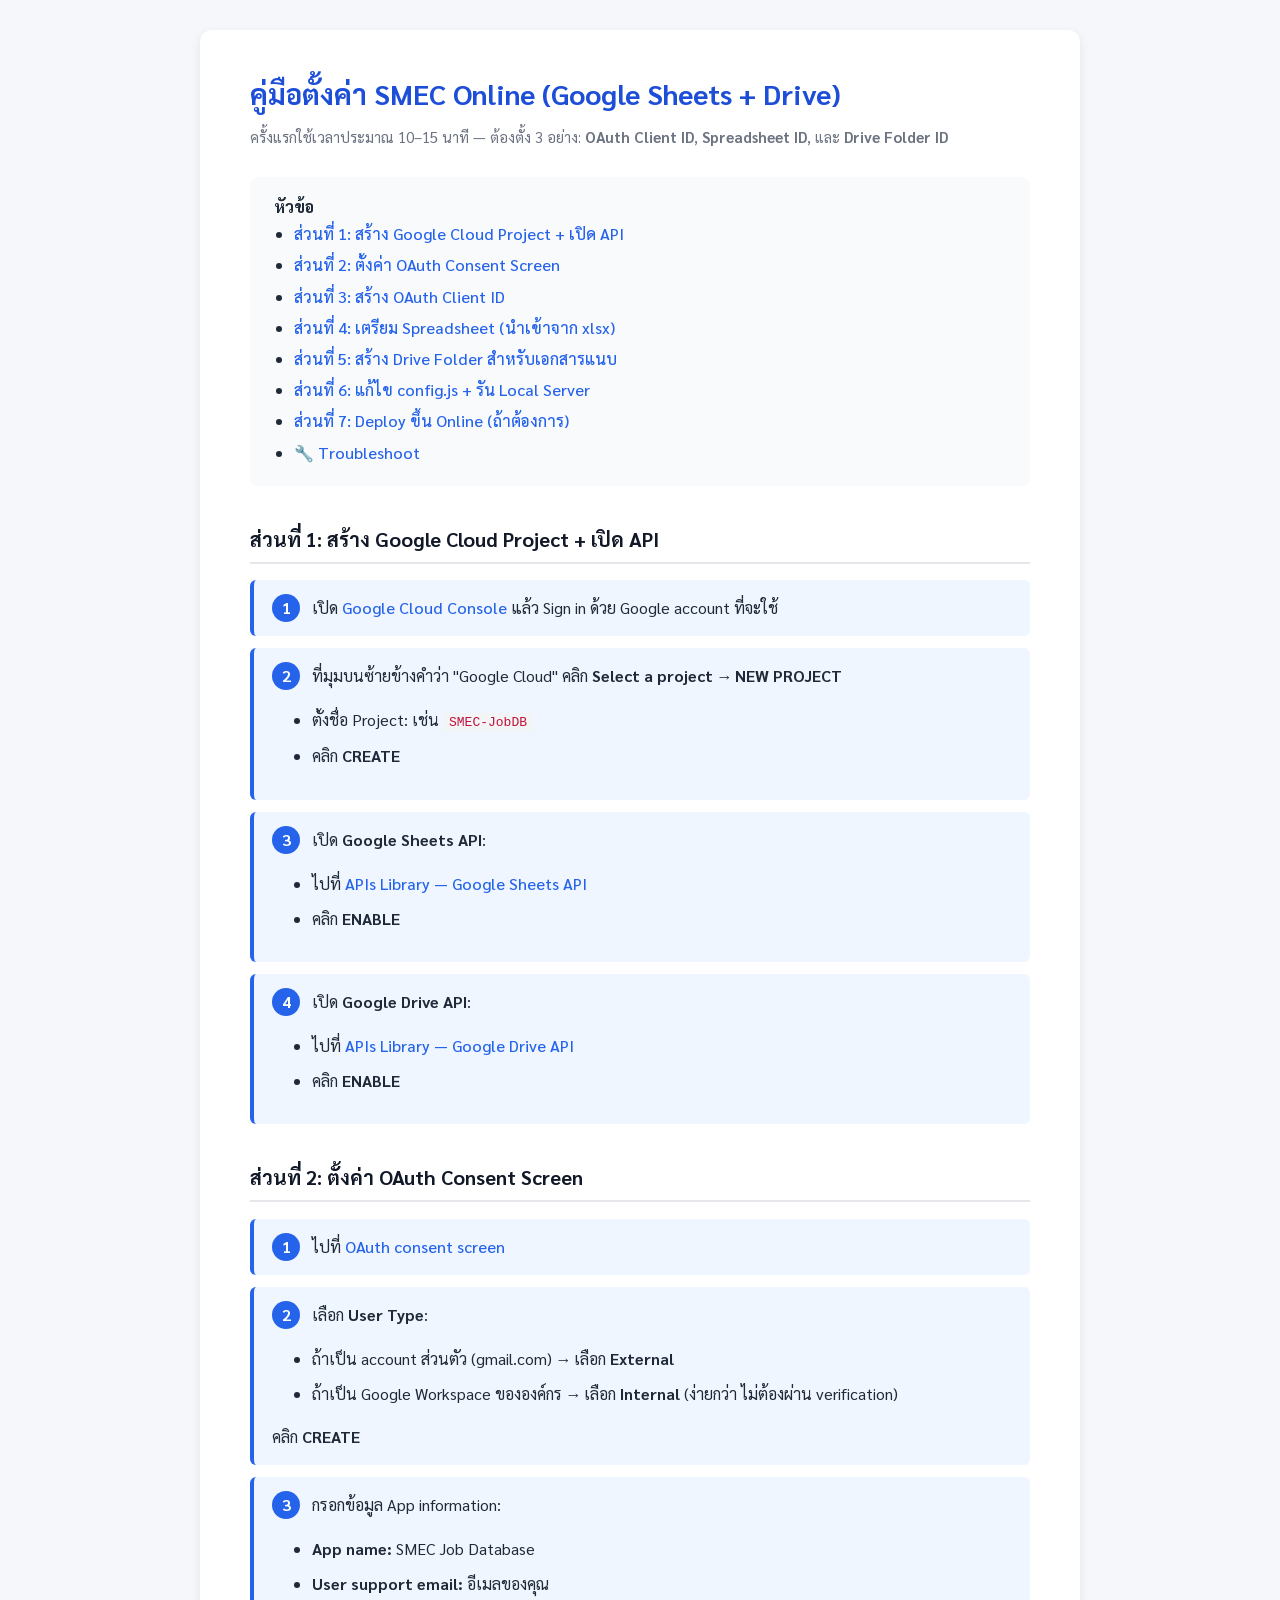
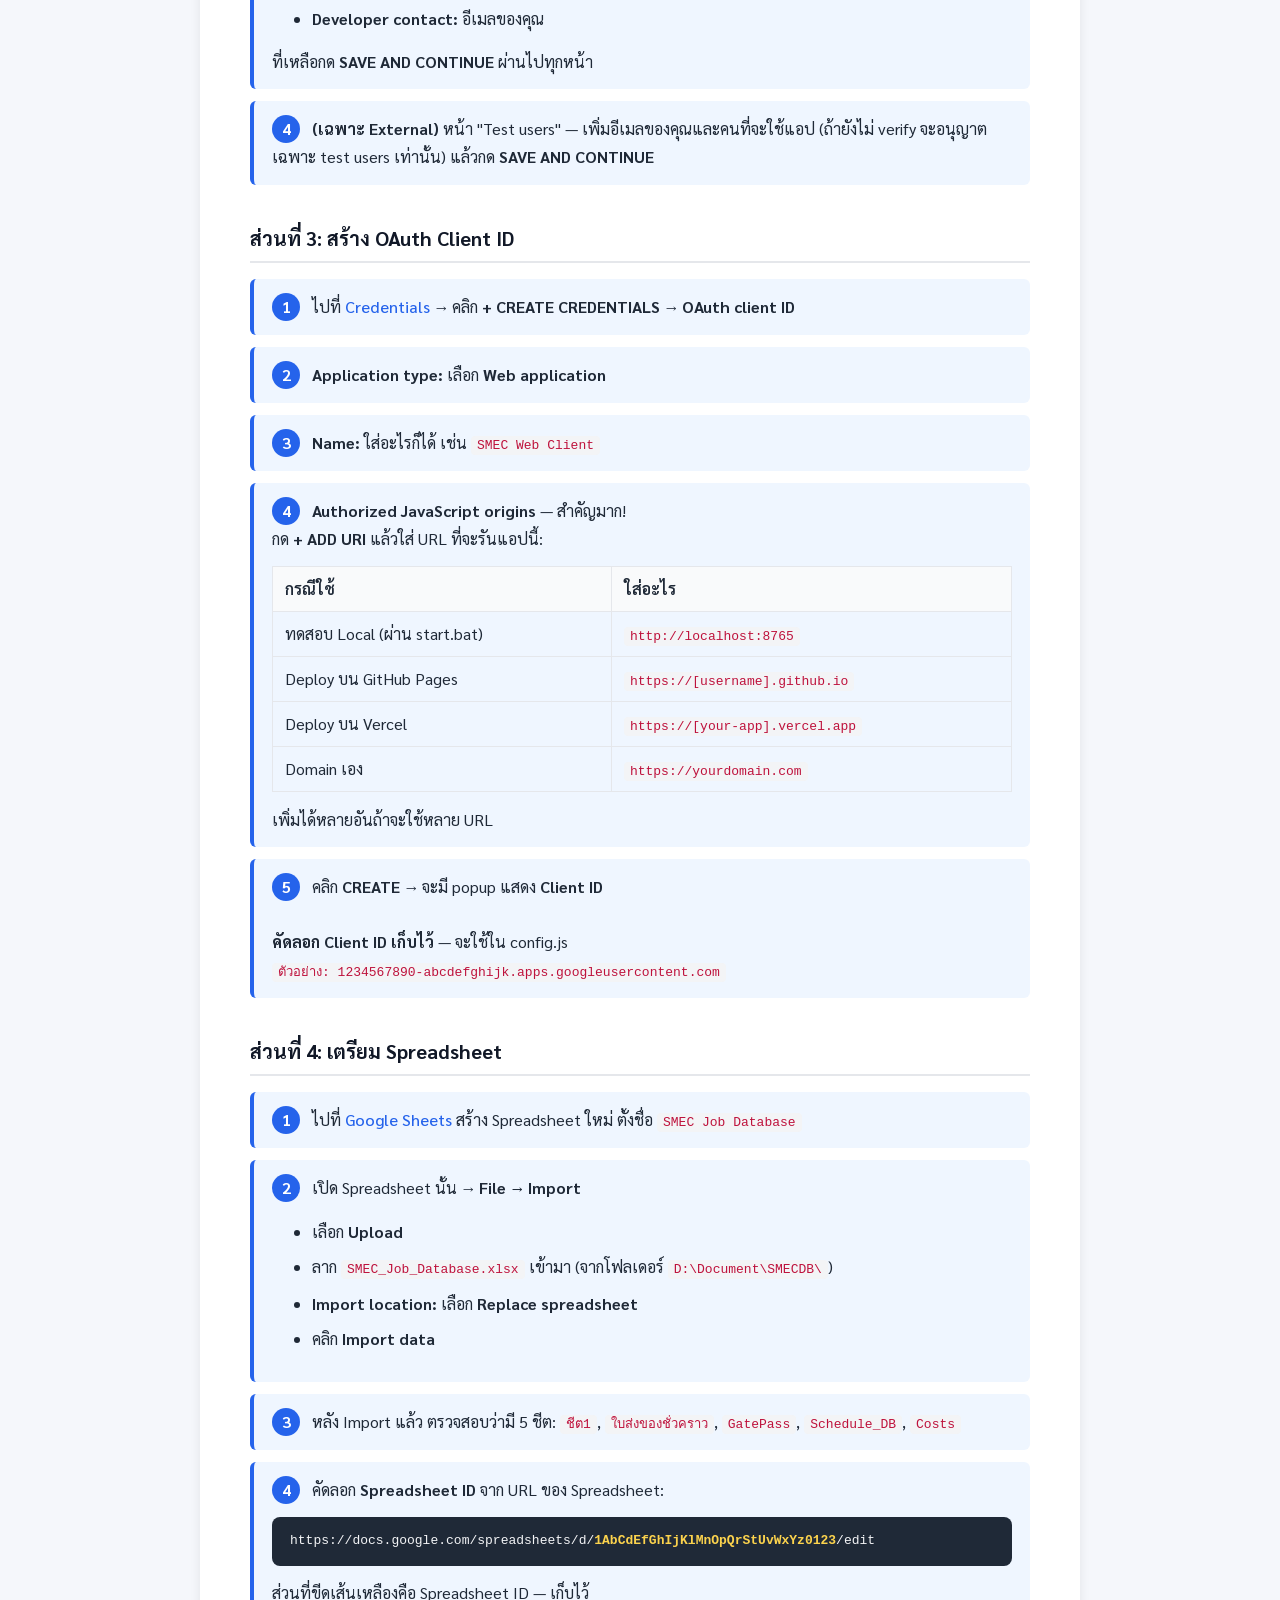
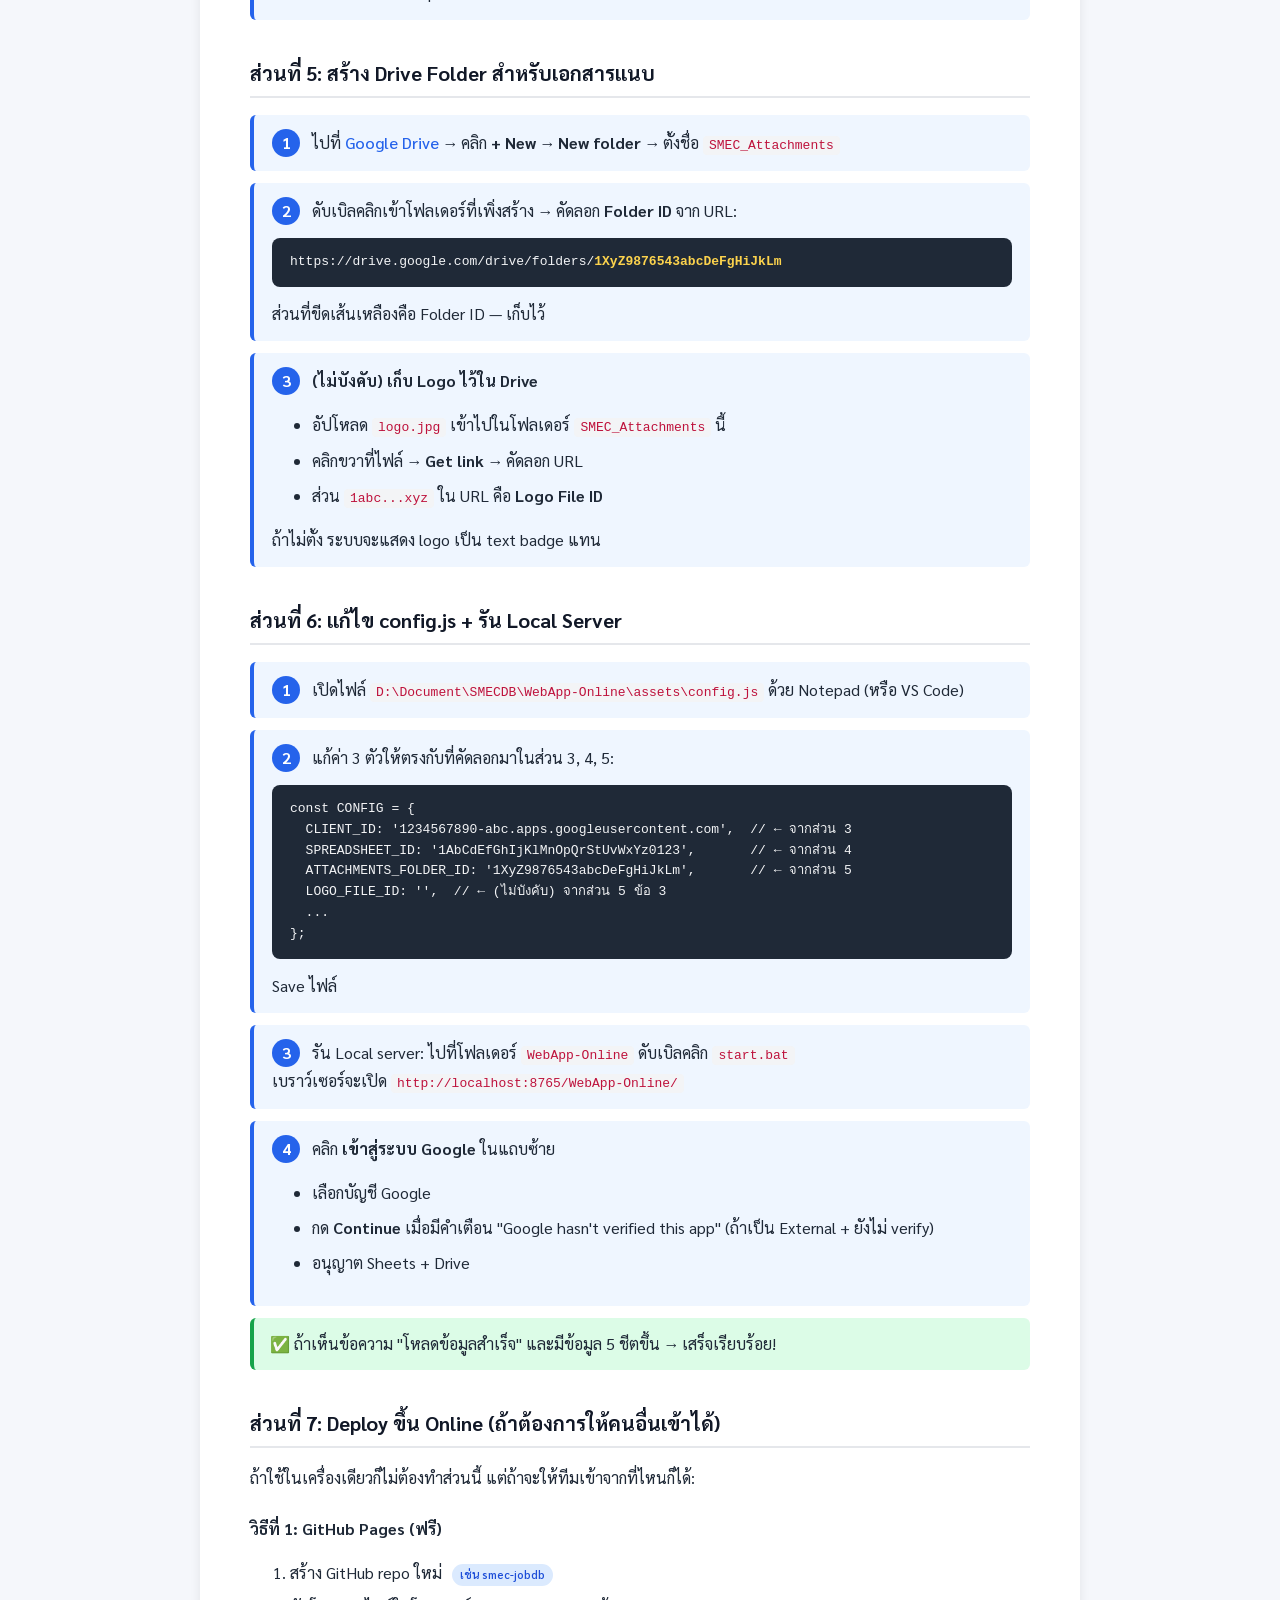
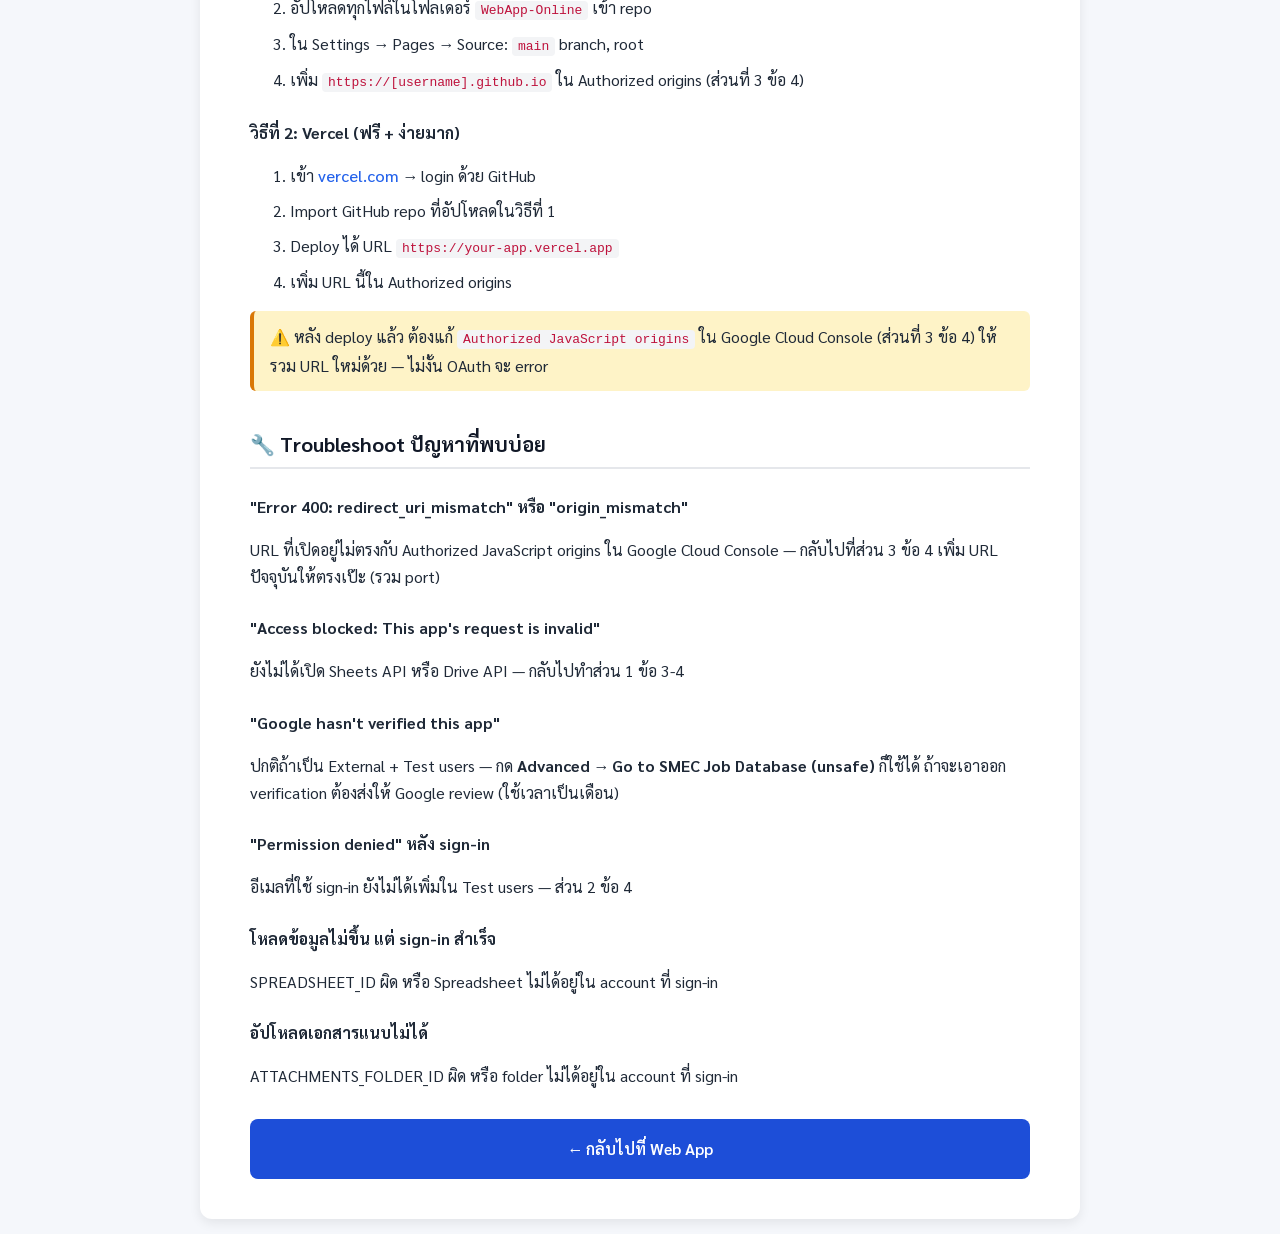
<file: setup-guide.html>
<!DOCTYPE html>
<html lang="th">
<head>
<meta charset="UTF-8" />
<meta name="viewport" content="width=device-width, initial-scale=1.0" />
<title>SMEC Online — คู่มือตั้งค่า Google Cloud + OAuth</title>
<link href="https://fonts.googleapis.com/css2?family=Sarabun:wght@400;500;600;700&display=swap" rel="stylesheet">
<style>
  * { box-sizing: border-box; }
  body {
    font-family: 'Sarabun', 'Tahoma', sans-serif;
    color: #1f2937;
    background: #f5f7fb;
    margin: 0;
    padding: 30px 20px;
    line-height: 1.7;
  }
  .container { max-width: 880px; margin: 0 auto; background: #fff; padding: 40px 50px; border-radius: 12px; box-shadow: 0 4px 12px rgba(0,0,0,.08); }
  h1 { font-size: 28px; margin: 0 0 6px; color: #1d4ed8; }
  .subtitle { color: #6b7280; margin-bottom: 28px; font-size: 15px; }
  h2 { color: #111827; font-size: 20px; margin-top: 36px; padding-bottom: 6px; border-bottom: 2px solid #e5e7eb; }
  h3 { color: #1f2937; font-size: 16px; margin-top: 24px; }
  ol li, ul li { margin-bottom: 8px; }
  code, .code {
    background: #f3f4f6;
    padding: 2px 6px;
    border-radius: 4px;
    font-family: ui-monospace, "Cascadia Code", "Source Code Pro", monospace;
    font-size: 13px;
    color: #be123c;
    word-break: break-all;
  }
  pre {
    background: #1f2937;
    color: #f3f4f6;
    padding: 14px 18px;
    border-radius: 8px;
    overflow-x: auto;
    font-size: 13px;
    line-height: 1.6;
  }
  .step {
    background: #eff6ff;
    border-left: 4px solid #2563eb;
    padding: 14px 18px;
    border-radius: 6px;
    margin: 12px 0;
  }
  .step-num {
    display: inline-block;
    background: #2563eb;
    color: #fff;
    width: 28px;
    height: 28px;
    line-height: 28px;
    text-align: center;
    border-radius: 50%;
    font-weight: 700;
    margin-right: 8px;
  }
  .warning {
    background: #fef3c7;
    border-left: 4px solid #d97706;
    padding: 12px 16px;
    border-radius: 6px;
    margin: 12px 0;
  }
  .success {
    background: #dcfce7;
    border-left: 4px solid #16a34a;
    padding: 12px 16px;
    border-radius: 6px;
    margin: 12px 0;
  }
  a { color: #2563eb; text-decoration: none; font-weight: 500; }
  a:hover { text-decoration: underline; }
  table { width: 100%; border-collapse: collapse; margin: 14px 0; }
  th, td { padding: 8px 12px; border: 1px solid #e5e7eb; text-align: left; }
  th { background: #f9fafb; font-weight: 600; }
  .toc {
    background: #f9fafb;
    padding: 16px 24px;
    border-radius: 8px;
    margin: 20px 0 30px;
  }
  .toc ul { margin: 0; padding-left: 20px; }
  .toc li { margin-bottom: 4px; }
  .badge { display: inline-block; background: #dbeafe; color: #1d4ed8; padding: 2px 8px; border-radius: 999px; font-size: 11px; font-weight: 600; margin-left: 6px; }
  .nav { background: #1d4ed8; color: #fff; padding: 16px 24px; border-radius: 8px; text-align: center; margin-top: 30px; }
  .nav a { color: #fff; font-weight: 600; }
</style>
</head>
<body>
<div class="container">
  <h1>คู่มือตั้งค่า SMEC Online (Google Sheets + Drive)</h1>
  <div class="subtitle">ครั้งแรกใช้เวลาประมาณ 10–15 นาที — ต้องตั้ง 3 อย่าง: <b>OAuth Client ID</b>, <b>Spreadsheet ID</b>, และ <b>Drive Folder ID</b></div>

  <div class="toc">
    <b>หัวข้อ</b>
    <ul>
      <li><a href="#part1">ส่วนที่ 1: สร้าง Google Cloud Project + เปิด API</a></li>
      <li><a href="#part2">ส่วนที่ 2: ตั้งค่า OAuth Consent Screen</a></li>
      <li><a href="#part3">ส่วนที่ 3: สร้าง OAuth Client ID</a></li>
      <li><a href="#part4">ส่วนที่ 4: เตรียม Spreadsheet (นำเข้าจาก xlsx)</a></li>
      <li><a href="#part5">ส่วนที่ 5: สร้าง Drive Folder สำหรับเอกสารแนบ</a></li>
      <li><a href="#part6">ส่วนที่ 6: แก้ไข config.js + รัน Local Server</a></li>
      <li><a href="#part7">ส่วนที่ 7: Deploy ขึ้น Online (ถ้าต้องการ)</a></li>
      <li><a href="#troubleshoot">🔧 Troubleshoot</a></li>
    </ul>
  </div>

  <h2 id="part1">ส่วนที่ 1: สร้าง Google Cloud Project + เปิด API</h2>

  <div class="step">
    <span class="step-num">1</span>
    เปิด <a href="https://console.cloud.google.com/" target="_blank">Google Cloud Console</a> แล้ว Sign in ด้วย Google account ที่จะใช้
  </div>

  <div class="step">
    <span class="step-num">2</span>
    ที่มุมบนซ้ายข้างคำว่า "Google Cloud" คลิก <b>Select a project</b> → <b>NEW PROJECT</b>
    <ul>
      <li>ตั้งชื่อ Project: เช่น <code>SMEC-JobDB</code></li>
      <li>คลิก <b>CREATE</b></li>
    </ul>
  </div>

  <div class="step">
    <span class="step-num">3</span>
    เปิด <b>Google Sheets API</b>:
    <ul>
      <li>ไปที่ <a href="https://console.cloud.google.com/apis/library/sheets.googleapis.com" target="_blank">APIs Library — Google Sheets API</a></li>
      <li>คลิก <b>ENABLE</b></li>
    </ul>
  </div>

  <div class="step">
    <span class="step-num">4</span>
    เปิด <b>Google Drive API</b>:
    <ul>
      <li>ไปที่ <a href="https://console.cloud.google.com/apis/library/drive.googleapis.com" target="_blank">APIs Library — Google Drive API</a></li>
      <li>คลิก <b>ENABLE</b></li>
    </ul>
  </div>

  <h2 id="part2">ส่วนที่ 2: ตั้งค่า OAuth Consent Screen</h2>

  <div class="step">
    <span class="step-num">1</span>
    ไปที่ <a href="https://console.cloud.google.com/apis/credentials/consent" target="_blank">OAuth consent screen</a>
  </div>

  <div class="step">
    <span class="step-num">2</span>
    เลือก <b>User Type</b>:
    <ul>
      <li>ถ้าเป็น account ส่วนตัว (gmail.com) → เลือก <b>External</b></li>
      <li>ถ้าเป็น Google Workspace ขององค์กร → เลือก <b>Internal</b> (ง่ายกว่า ไม่ต้องผ่าน verification)</li>
    </ul>
    คลิก <b>CREATE</b>
  </div>

  <div class="step">
    <span class="step-num">3</span>
    กรอกข้อมูล App information:
    <ul>
      <li><b>App name:</b> SMEC Job Database</li>
      <li><b>User support email:</b> อีเมลของคุณ</li>
      <li><b>Developer contact:</b> อีเมลของคุณ</li>
    </ul>
    ที่เหลือกด <b>SAVE AND CONTINUE</b> ผ่านไปทุกหน้า
  </div>

  <div class="step">
    <span class="step-num">4</span>
    <b>(เฉพาะ External)</b> หน้า "Test users" — เพิ่มอีเมลของคุณและคนที่จะใช้แอป (ถ้ายังไม่ verify จะอนุญาตเฉพาะ test users เท่านั้น) แล้วกด <b>SAVE AND CONTINUE</b>
  </div>

  <h2 id="part3">ส่วนที่ 3: สร้าง OAuth Client ID</h2>

  <div class="step">
    <span class="step-num">1</span>
    ไปที่ <a href="https://console.cloud.google.com/apis/credentials" target="_blank">Credentials</a> → คลิก <b>+ CREATE CREDENTIALS</b> → <b>OAuth client ID</b>
  </div>

  <div class="step">
    <span class="step-num">2</span>
    <b>Application type:</b> เลือก <b>Web application</b>
  </div>

  <div class="step">
    <span class="step-num">3</span>
    <b>Name:</b> ใส่อะไรก็ได้ เช่น <code>SMEC Web Client</code>
  </div>

  <div class="step">
    <span class="step-num">4</span>
    <b>Authorized JavaScript origins</b> — สำคัญมาก!
    <br>กด <b>+ ADD URI</b> แล้วใส่ URL ที่จะรันแอปนี้:
    <table>
      <tr><th>กรณีใช้</th><th>ใส่อะไร</th></tr>
      <tr><td>ทดสอบ Local (ผ่าน start.bat)</td><td><code>http://localhost:8765</code></td></tr>
      <tr><td>Deploy บน GitHub Pages</td><td><code>https://[username].github.io</code></td></tr>
      <tr><td>Deploy บน Vercel</td><td><code>https://[your-app].vercel.app</code></td></tr>
      <tr><td>Domain เอง</td><td><code>https://yourdomain.com</code></td></tr>
    </table>
    เพิ่มได้หลายอันถ้าจะใช้หลาย URL
  </div>

  <div class="step">
    <span class="step-num">5</span>
    คลิก <b>CREATE</b> → จะมี popup แสดง <b>Client ID</b>
    <br><br>
    <b>คัดลอก Client ID เก็บไว้</b> — จะใช้ใน config.js
    <br>
    <span class="code">ตัวอย่าง: 1234567890-abcdefghijk.apps.googleusercontent.com</span>
  </div>

  <h2 id="part4">ส่วนที่ 4: เตรียม Spreadsheet</h2>

  <div class="step">
    <span class="step-num">1</span>
    ไปที่ <a href="https://sheets.google.com/" target="_blank">Google Sheets</a> สร้าง Spreadsheet ใหม่ ตั้งชื่อ <code>SMEC Job Database</code>
  </div>

  <div class="step">
    <span class="step-num">2</span>
    เปิด Spreadsheet นั้น → <b>File → Import</b>
    <ul>
      <li>เลือก <b>Upload</b></li>
      <li>ลาก <code>SMEC_Job_Database.xlsx</code> เข้ามา (จากโฟลเดอร์ <code>D:\Document\SMECDB\</code>)</li>
      <li><b>Import location:</b> เลือก <b>Replace spreadsheet</b></li>
      <li>คลิก <b>Import data</b></li>
    </ul>
  </div>

  <div class="step">
    <span class="step-num">3</span>
    หลัง Import แล้ว ตรวจสอบว่ามี 5 ชีต: <code>ชีต1</code>, <code>ใบส่งของชั่วคราว</code>, <code>GatePass</code>, <code>Schedule_DB</code>, <code>Costs</code>
  </div>

  <div class="step">
    <span class="step-num">4</span>
    คัดลอก <b>Spreadsheet ID</b> จาก URL ของ Spreadsheet:
    <pre>https://docs.google.com/spreadsheets/d/<b style="color:#fcd34d">1AbCdEfGhIjKlMnOpQrStUvWxYz0123</b>/edit</pre>
    ส่วนที่ขีดเส้นเหลืองคือ Spreadsheet ID — เก็บไว้
  </div>

  <h2 id="part5">ส่วนที่ 5: สร้าง Drive Folder สำหรับเอกสารแนบ</h2>

  <div class="step">
    <span class="step-num">1</span>
    ไปที่ <a href="https://drive.google.com/" target="_blank">Google Drive</a> → คลิก <b>+ New</b> → <b>New folder</b> → ตั้งชื่อ <code>SMEC_Attachments</code>
  </div>

  <div class="step">
    <span class="step-num">2</span>
    ดับเบิลคลิกเข้าโฟลเดอร์ที่เพิ่งสร้าง → คัดลอก <b>Folder ID</b> จาก URL:
    <pre>https://drive.google.com/drive/folders/<b style="color:#fcd34d">1XyZ9876543abcDeFgHiJkLm</b></pre>
    ส่วนที่ขีดเส้นเหลืองคือ Folder ID — เก็บไว้
  </div>

  <div class="step">
    <span class="step-num">3</span>
    <b>(ไม่บังคับ) เก็บ Logo ไว้ใน Drive</b>
    <ul>
      <li>อัปโหลด <code>logo.jpg</code> เข้าไปในโฟลเดอร์ <code>SMEC_Attachments</code> นี้</li>
      <li>คลิกขวาที่ไฟล์ → <b>Get link</b> → คัดลอก URL</li>
      <li>ส่วน <code>1abc...xyz</code> ใน URL คือ <b>Logo File ID</b></li>
    </ul>
    ถ้าไม่ตั้ง ระบบจะแสดง logo เป็น text badge แทน
  </div>

  <h2 id="part6">ส่วนที่ 6: แก้ไข config.js + รัน Local Server</h2>

  <div class="step">
    <span class="step-num">1</span>
    เปิดไฟล์ <code>D:\Document\SMECDB\WebApp-Online\assets\config.js</code> ด้วย Notepad (หรือ VS Code)
  </div>

  <div class="step">
    <span class="step-num">2</span>
    แก้ค่า 3 ตัวให้ตรงกับที่คัดลอกมาในส่วน 3, 4, 5:
    <pre>const CONFIG = {
  CLIENT_ID: '1234567890-abc.apps.googleusercontent.com',  // ← จากส่วน 3
  SPREADSHEET_ID: '1AbCdEfGhIjKlMnOpQrStUvWxYz0123',       // ← จากส่วน 4
  ATTACHMENTS_FOLDER_ID: '1XyZ9876543abcDeFgHiJkLm',       // ← จากส่วน 5
  LOGO_FILE_ID: '',  // ← (ไม่บังคับ) จากส่วน 5 ข้อ 3
  ...
};</pre>
    Save ไฟล์
  </div>

  <div class="step">
    <span class="step-num">3</span>
    รัน Local server: ไปที่โฟลเดอร์ <code>WebApp-Online</code> ดับเบิลคลิก <code>start.bat</code>
    <br>เบราว์เซอร์จะเปิด <code>http://localhost:8765/WebApp-Online/</code>
  </div>

  <div class="step">
    <span class="step-num">4</span>
    คลิก <b>เข้าสู่ระบบ Google</b> ในแถบซ้าย
    <ul>
      <li>เลือกบัญชี Google</li>
      <li>กด <b>Continue</b> เมื่อมีคำเตือน "Google hasn't verified this app" (ถ้าเป็น External + ยังไม่ verify)</li>
      <li>อนุญาต Sheets + Drive</li>
    </ul>
  </div>

  <div class="success">
    ✅ ถ้าเห็นข้อความ "โหลดข้อมูลสำเร็จ" และมีข้อมูล 5 ชีตขึ้น → เสร็จเรียบร้อย!
  </div>

  <h2 id="part7">ส่วนที่ 7: Deploy ขึ้น Online (ถ้าต้องการให้คนอื่นเข้าได้)</h2>

  <p>ถ้าใช้ในเครื่องเดียวก็ไม่ต้องทำส่วนนี้ แต่ถ้าจะให้ทีมเข้าจากที่ไหนก็ได้:</p>

  <h3>วิธีที่ 1: GitHub Pages (ฟรี)</h3>
  <ol>
    <li>สร้าง GitHub repo ใหม่ <span class="badge">เช่น smec-jobdb</span></li>
    <li>อัปโหลดทุกไฟล์ในโฟลเดอร์ <code>WebApp-Online</code> เข้า repo</li>
    <li>ใน Settings → Pages → Source: <code>main</code> branch, root</li>
    <li>เพิ่ม <code>https://[username].github.io</code> ใน Authorized origins (ส่วนที่ 3 ข้อ 4)</li>
  </ol>

  <h3>วิธีที่ 2: Vercel (ฟรี + ง่ายมาก)</h3>
  <ol>
    <li>เข้า <a href="https://vercel.com/" target="_blank">vercel.com</a> → login ด้วย GitHub</li>
    <li>Import GitHub repo ที่อัปโหลดในวิธีที่ 1</li>
    <li>Deploy ได้ URL <code>https://your-app.vercel.app</code></li>
    <li>เพิ่ม URL นี้ใน Authorized origins</li>
  </ol>

  <div class="warning">
    ⚠️ หลัง deploy แล้ว ต้องแก้ <code>Authorized JavaScript origins</code> ใน Google Cloud Console (ส่วนที่ 3 ข้อ 4) ให้รวม URL ใหม่ด้วย — ไม่งั้น OAuth จะ error
  </div>

  <h2 id="troubleshoot">🔧 Troubleshoot ปัญหาที่พบบ่อย</h2>

  <h3>"Error 400: redirect_uri_mismatch" หรือ "origin_mismatch"</h3>
  <p>URL ที่เปิดอยู่ไม่ตรงกับ Authorized JavaScript origins ใน Google Cloud Console — กลับไปที่ส่วน 3 ข้อ 4 เพิ่ม URL ปัจจุบันให้ตรงเป๊ะ (รวม port)</p>

  <h3>"Access blocked: This app's request is invalid"</h3>
  <p>ยังไม่ได้เปิด Sheets API หรือ Drive API — กลับไปทำส่วน 1 ข้อ 3-4</p>

  <h3>"Google hasn't verified this app"</h3>
  <p>ปกติถ้าเป็น External + Test users — กด <b>Advanced</b> → <b>Go to SMEC Job Database (unsafe)</b> ก็ใช้ได้ ถ้าจะเอาออก verification ต้องส่งให้ Google review (ใช้เวลาเป็นเดือน)</p>

  <h3>"Permission denied" หลัง sign-in</h3>
  <p>อีเมลที่ใช้ sign-in ยังไม่ได้เพิ่มใน Test users — ส่วน 2 ข้อ 4</p>

  <h3>โหลดข้อมูลไม่ขึ้น แต่ sign-in สำเร็จ</h3>
  <p>SPREADSHEET_ID ผิด หรือ Spreadsheet ไม่ได้อยู่ใน account ที่ sign-in</p>

  <h3>อัปโหลดเอกสารแนบไม่ได้</h3>
  <p>ATTACHMENTS_FOLDER_ID ผิด หรือ folder ไม่ได้อยู่ใน account ที่ sign-in</p>

  <div class="nav">
    <a href="index.html">← กลับไปที่ Web App</a>
  </div>
</div>
</body>
</html>
</file>
